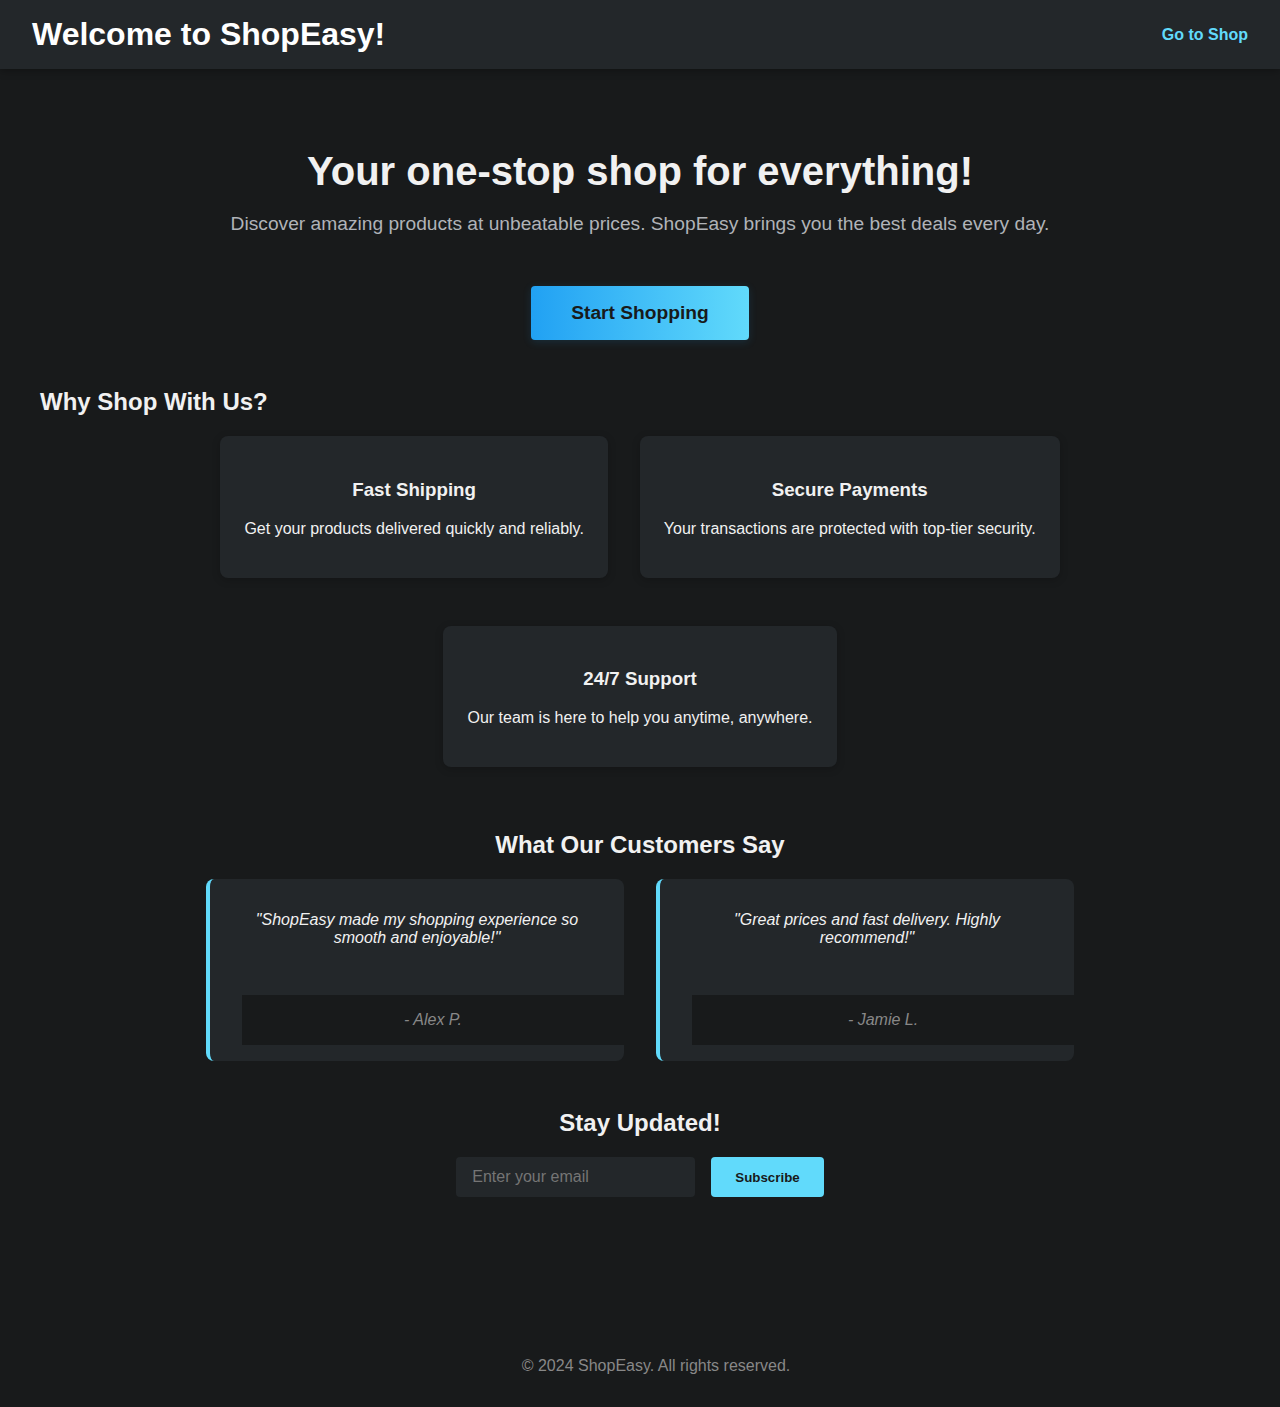
<file: index.html>
<!DOCTYPE html>
<html lang="en">
<head>
    <meta charset="UTF-8">
    <meta name="viewport" content="width=device-width, initial-scale=1.0">
    <title>ShopEasy - Landing</title>
    <!-- Start VWO Async SmartCode -->
    <link rel="preconnect" href="https://dev.visualwebsiteoptimizer.com" />
    <script type='text/javascript' id='vwoCode'>
    window._vwo_code || (function() {
    var account_id=1106213,
    version=2.1,
    settings_tolerance=2000,
    hide_element='body',
    hide_element_style = 'opacity:0 !important;filter:alpha(opacity=0) !important;background:none !important;transition:none !important;',
    /* DO NOT EDIT BELOW THIS LINE */
    f=false,w=window,d=document,v=d.querySelector('#vwoCode'),cK='_vwo_'+account_id+'_settings',cc={};try{var c=JSON.parse(localStorage.getItem('_vwo_'+account_id+'_config'));cc=c&&typeof c==='object'?c:{}}catch(e){}var stT=cc.stT==='session'?w.sessionStorage:w.localStorage;code={nonce:v&&v.nonce,library_tolerance:function(){return typeof library_tolerance!=='undefined'?library_tolerance:undefined},settings_tolerance:function(){return cc.sT||settings_tolerance},hide_element_style:function(){return'{'+(cc.hES||hide_element_style)+'}'},hide_element:function(){if(performance.getEntriesByName('first-contentful-paint')[0]){return''}return typeof cc.hE==='string'?cc.hE:hide_element},getVersion:function(){return version},finish:function(e){if(!f){f=true;var t=d.getElementById('_vis_opt_path_hides');if(t)t.parentNode.removeChild(t);if(e)(new Image).src='https://dev.visualwebsiteoptimizer.com/ee.gif?a='+account_id+e}},finished:function(){return f},addScript:function(e){var t=d.createElement('script');t.type='text/javascript';if(e.src){t.src=e.src}else{t.text=e.text}v&&t.setAttribute('nonce',v.nonce);d.getElementsByTagName('head')[0].appendChild(t)},load:function(e,t){var n=this.getSettings(),i=d.createElement('script'),r=this;t=t||{};if(n){i.textContent=n;d.getElementsByTagName('head')[0].appendChild(i);if(!w.VWO||VWO.caE){stT.removeItem(cK);r.load(e)}}else{var o=new XMLHttpRequest;o.open('GET',e,true);o.withCredentials=!t.dSC;o.responseType=t.responseType||'text';o.onload=function(){if(t.onloadCb){return t.onloadCb(o,e)}if(o.status===200||o.status===304){_vwo_code.addScript({text:o.responseText})}else{_vwo_code.finish('&e=loading_failure:'+e)}};o.onerror=function(){if(t.onerrorCb){return t.onerrorCb(e)}_vwo_code.finish('&e=loading_failure:'+e)};o.send()}},getSettings:function(){try{var e=stT.getItem(cK);if(!e){return}e=JSON.parse(e);if(Date.now()>e.e){stT.removeItem(cK);return}return e.s}catch(e){return}},init:function(){if(d.URL.indexOf('__vwo_disable__')>-1)return;var e=this.settings_tolerance();w._vwo_settings_timer=setTimeout(function(){_vwo_code.finish();stT.removeItem(cK)},e);var t;if(this.hide_element()!=='body'){t=d.createElement('style');var n=this.hide_element(),i=n?n+this.hide_element_style():'',r=d.getElementsByTagName('head')[0];t.setAttribute('id','_vis_opt_path_hides');v&&t.setAttribute('nonce',v.nonce);t.setAttribute('type','text/css');if(t.styleSheet)t.styleSheet.cssText=i;else t.appendChild(d.createTextNode(i));r.appendChild(t)}else{t=d.getElementsByTagName('head')[0];var i=d.createElement('div');i.style.cssText='z-index: 2147483647 !important;position: fixed !important;left: 0 !important;top: 0 !important;width: 100% !important;height: 100% !important;background: white !important;display: block !important;';i.setAttribute('id','_vis_opt_path_hides');i.classList.add('_vis_hide_layer');t.parentNode.insertBefore(i,t.nextSibling)}var o=window._vis_opt_url||d.URL,s='https://dev.visualwebsiteoptimizer.com/j.php?a='+account_id+'&u='+encodeURIComponent(o)+'&vn='+version;if(w.location.search.indexOf('_vwo_xhr')!==-1){this.addScript({src:s})}else{this.load(s+'&x=true')}}};w._vwo_code=code;code.init();})();
    </script>
    <!-- End VWO Async SmartCode -->
    <link rel="stylesheet" href="styles.css">
</head>
<body>
    <header>
        <h1>Welcome to ShopEasy!</h1>
        <nav>
            <a href="shop.html">Go to Shop</a>
        </nav>
    </header>
    <main>
        <section class="hero">
            <h2>Your one-stop shop for everything!</h2>
            <p>Discover amazing products at unbeatable prices. ShopEasy brings you the best deals every day.</p>
            <a class="shop-btn" href="shop.html">Start Shopping</a>
        </section>
        <section class="features">
            <h2>Why Shop With Us?</h2>
            <div class="feature-list">
                <div class="feature">
                    <h3>Fast Shipping</h3>
                    <p>Get your products delivered quickly and reliably.</p>
                </div>
                <div class="feature">
                    <h3>Secure Payments</h3>
                    <p>Your transactions are protected with top-tier security.</p>
                </div>
                <div class="feature">
                    <h3>24/7 Support</h3>
                    <p>Our team is here to help you anytime, anywhere.</p>
                </div>
            </div>
        </section>
        <section class="testimonials">
            <h2>What Our Customers Say</h2>
            <div class="testimonial-list">
                <blockquote>
                    <p>"ShopEasy made my shopping experience so smooth and enjoyable!"</p>
                    <footer>- Alex P.</footer>
                </blockquote>
                <blockquote>
                    <p>"Great prices and fast delivery. Highly recommend!"</p>
                    <footer>- Jamie L.</footer>
                </blockquote>
            </div>
        </section>
        <section class="newsletter">
            <h2>Stay Updated!</h2>
            <form class="newsletter-form" onsubmit="event.preventDefault(); alert('Thank you for subscribing!');">
                <input type="email" placeholder="Enter your email" required>
                <button type="submit">Subscribe</button>
            </form>
        </section>
    </main>
    <footer>
        <p>&copy; 2024 ShopEasy. All rights reserved.</p>
    </footer>
</body>
</html>
</file>
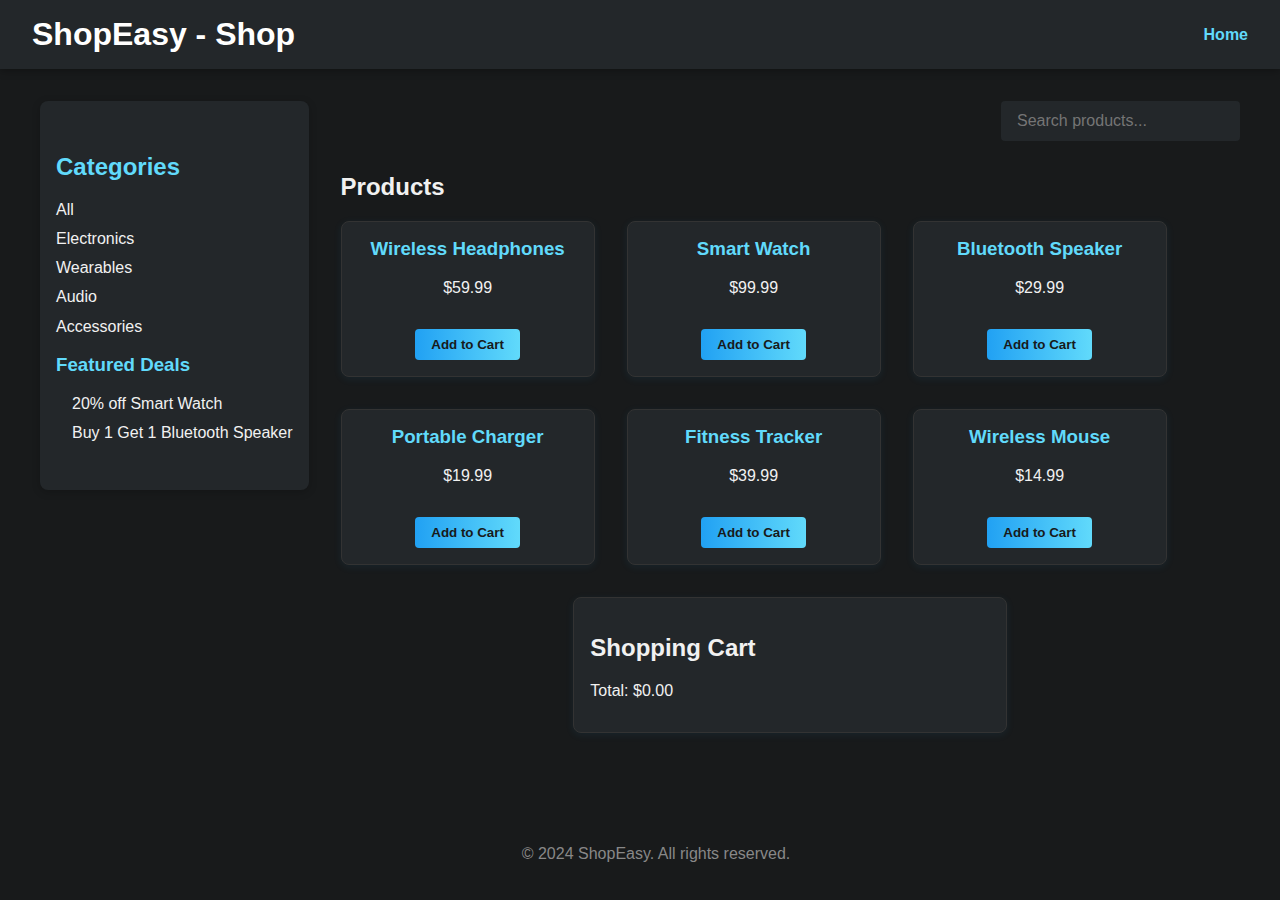
<file: shop.html>
<!DOCTYPE html>
<html lang="en">
<head>
    <meta charset="UTF-8">
    <meta name="viewport" content="width=device-width, initial-scale=1.0">
    <title>ShopEasy - Shop</title>
    <!-- Start VWO Async SmartCode -->
    <link rel="preconnect" href="https://dev.visualwebsiteoptimizer.com" />
    <script type='text/javascript' id='vwoCode'>
    window._vwo_code || (function() {
    var account_id=1106213,
    version=2.1,
    settings_tolerance=2000,
    hide_element='body',
    hide_element_style = 'opacity:0 !important;filter:alpha(opacity=0) !important;background:none !important;transition:none !important;',
    /* DO NOT EDIT BELOW THIS LINE */
    f=false,w=window,d=document,v=d.querySelector('#vwoCode'),cK='_vwo_'+account_id+'_settings',cc={};try{var c=JSON.parse(localStorage.getItem('_vwo_'+account_id+'_config'));cc=c&&typeof c==='object'?c:{}}catch(e){}var stT=cc.stT==='session'?w.sessionStorage:w.localStorage;code={nonce:v&&v.nonce,library_tolerance:function(){return typeof library_tolerance!=='undefined'?library_tolerance:undefined},settings_tolerance:function(){return cc.sT||settings_tolerance},hide_element_style:function(){return'{'+(cc.hES||hide_element_style)+'}'},hide_element:function(){if(performance.getEntriesByName('first-contentful-paint')[0]){return''}return typeof cc.hE==='string'?cc.hE:hide_element},getVersion:function(){return version},finish:function(e){if(!f){f=true;var t=d.getElementById('_vis_opt_path_hides');if(t)t.parentNode.removeChild(t);if(e)(new Image).src='https://dev.visualwebsiteoptimizer.com/ee.gif?a='+account_id+e}},finished:function(){return f},addScript:function(e){var t=d.createElement('script');t.type='text/javascript';if(e.src){t.src=e.src}else{t.text=e.text}v&&t.setAttribute('nonce',v.nonce);d.getElementsByTagName('head')[0].appendChild(t)},load:function(e,t){var n=this.getSettings(),i=d.createElement('script'),r=this;t=t||{};if(n){i.textContent=n;d.getElementsByTagName('head')[0].appendChild(i);if(!w.VWO||VWO.caE){stT.removeItem(cK);r.load(e)}}else{var o=new XMLHttpRequest;o.open('GET',e,true);o.withCredentials=!t.dSC;o.responseType=t.responseType||'text';o.onload=function(){if(t.onloadCb){return t.onloadCb(o,e)}if(o.status===200||o.status===304){_vwo_code.addScript({text:o.responseText})}else{_vwo_code.finish('&e=loading_failure:'+e)}};o.onerror=function(){if(t.onerrorCb){return t.onerrorCb(e)}_vwo_code.finish('&e=loading_failure:'+e)};o.send()}},getSettings:function(){try{var e=stT.getItem(cK);if(!e){return}e=JSON.parse(e);if(Date.now()>e.e){stT.removeItem(cK);return}return e.s}catch(e){return}},init:function(){if(d.URL.indexOf('__vwo_disable__')>-1)return;var e=this.settings_tolerance();w._vwo_settings_timer=setTimeout(function(){_vwo_code.finish();stT.removeItem(cK)},e);var t;if(this.hide_element()!=='body'){t=d.createElement('style');var n=this.hide_element(),i=n?n+this.hide_element_style():'',r=d.getElementsByTagName('head')[0];t.setAttribute('id','_vis_opt_path_hides');v&&t.setAttribute('nonce',v.nonce);t.setAttribute('type','text/css');if(t.styleSheet)t.styleSheet.cssText=i;else t.appendChild(d.createTextNode(i));r.appendChild(t)}else{t=d.getElementsByTagName('head')[0];var i=d.createElement('div');i.style.cssText='z-index: 2147483647 !important;position: fixed !important;left: 0 !important;top: 0 !important;width: 100% !important;height: 100% !important;background: white !important;display: block !important;';i.setAttribute('id','_vis_opt_path_hides');i.classList.add('_vis_hide_layer');t.parentNode.insertBefore(i,t.nextSibling)}var o=window._vis_opt_url||d.URL,s='https://dev.visualwebsiteoptimizer.com/j.php?a='+account_id+'&u='+encodeURIComponent(o)+'&vn='+version;if(w.location.search.indexOf('_vwo_xhr')!==-1){this.addScript({src:s})}else{this.load(s+'&x=true')}}};w._vwo_code=code;code.init();})();
    </script>
    <!-- End VWO Async SmartCode -->
    <link rel="stylesheet" href="styles.css">
</head>
<body>
    <header>
        <h1>ShopEasy - Shop</h1>
        <nav>
            <a href="index.html">Home</a>
        </nav>
    </header>
    <main class="shop-main">
        <aside class="sidebar">
            <h2>Categories</h2>
            <ul>
                <li><a href="#">All</a></li>
                <li><a href="#">Electronics</a></li>
                <li><a href="#">Wearables</a></li>
                <li><a href="#">Audio</a></li>
                <li><a href="#">Accessories</a></li>
            </ul>
            <div class="featured-deals">
                <h3>Featured Deals</h3>
                <ul>
                    <li>20% off Smart Watch</li>
                    <li>Buy 1 Get 1 Bluetooth Speaker</li>
                </ul>
            </div>
        </aside>
        <section class="shop-content">
            <div class="search-bar">
                <input type="text" id="search" placeholder="Search products...">
            </div>
            <section class="products">
                <h2>Products</h2>
                <div class="product-list">
                    <div class="product" data-id="1">
                        <h3>Wireless Headphones</h3>
                        <p>$59.99</p>
                        <button class="add-to-cart">Add to Cart</button>
                    </div>
                    <div class="product" data-id="2">
                        <h3>Smart Watch</h3>
                        <p>$99.99</p>
                        <button class="add-to-cart">Add to Cart</button>
                    </div>
                    <div class="product" data-id="3">
                        <h3>Bluetooth Speaker</h3>
                        <p>$29.99</p>
                        <button class="add-to-cart">Add to Cart</button>
                    </div>
                    <div class="product" data-id="4">
                        <h3>Portable Charger</h3>
                        <p>$19.99</p>
                        <button class="add-to-cart">Add to Cart</button>
                    </div>
                    <div class="product" data-id="5">
                        <h3>Fitness Tracker</h3>
                        <p>$39.99</p>
                        <button class="add-to-cart">Add to Cart</button>
                    </div>
                    <div class="product" data-id="6">
                        <h3>Wireless Mouse</h3>
                        <p>$14.99</p>
                        <button class="add-to-cart">Add to Cart</button>
                    </div>
                </div>
            </section>
            <section class="cart">
                <h2>Shopping Cart</h2>
                <ul id="cart-items"></ul>
                <p id="cart-total">Total: $0.00</p>
            </section>
        </section>
    </main>
    <footer>
        <p>&copy; 2024 ShopEasy. All rights reserved.</p>
    </footer>
    <script src="script.js"></script>
</body>
</html>
</file>
<file: styles.css>
body {
    font-family: Arial, sans-serif;
    margin: 0;
    padding: 0;
    background: #181a1b;
    color: #f1f1f1;
}
header {
    background: #23272a;
    color: #fff;
    padding: 1rem 2rem;
    display: flex;
    justify-content: space-between;
    align-items: center;
    box-shadow: 0 2px 8px rgba(0,0,0,0.3);
}
header h1 {
    margin: 0;
}
nav a {
    color: #61dafb;
    text-decoration: none;
    margin-left: 1rem;
    font-weight: bold;
    transition: color 0.2s;
}
nav a:hover {
    color: #21a1f3;
    text-decoration: underline;
}
main {
    padding: 2rem;
    max-width: 1200px;
    margin: 0 auto;
}
.hero {
    text-align: center;
    margin-top: 3rem;
    margin-bottom: 3rem;
}
.hero h2 {
    font-size: 2.5rem;
    margin-bottom: 1rem;
}
.hero p {
    font-size: 1.2rem;
    color: #b0b3b8;
}
.shop-btn {
    display: inline-block;
    margin-top: 2rem;
    padding: 1rem 2.5rem;
    background: linear-gradient(90deg, #21a1f3, #61dafb);
    color: #181a1b;
    border: none;
    border-radius: 4px;
    font-size: 1.2rem;
    cursor: pointer;
    text-decoration: none;
    font-weight: bold;
    box-shadow: 0 2px 8px rgba(33,161,243,0.15);
    transition: background 0.2s, color 0.2s;
}
.shop-btn:hover {
    background: linear-gradient(90deg, #61dafb, #21a1f3);
    color: #fff;
}
.features {
    margin: 3rem 0;
}
.feature-list {
    display: flex;
    gap: 2rem;
    flex-wrap: wrap;
    justify-content: center;
}
.feature {
    background: #23272a;
    border-radius: 8px;
    padding: 1.5rem;
    min-width: 220px;
    box-shadow: 0 2px 8px rgba(0,0,0,0.2);
    text-align: center;
    margin-bottom: 1rem;
}
.testimonials {
    margin: 3rem 0;
    text-align: center;
}
.testimonial-list {
    display: flex;
    gap: 2rem;
    flex-wrap: wrap;
    justify-content: center;
}
.testimonial-list blockquote {
    background: #23272a;
    border-left: 4px solid #61dafb;
    border-radius: 8px;
    padding: 1rem 2rem;
    color: #f1f1f1;
    font-style: italic;
    margin: 0;
    max-width: 350px;
}
.newsletter {
    margin: 3rem 0;
    text-align: center;
}
.newsletter-form {
    display: flex;
    justify-content: center;
    gap: 1rem;
    margin-top: 1rem;
}
.newsletter-form input[type="email"] {
    padding: 0.7rem 1rem;
    border-radius: 4px;
    border: none;
    font-size: 1rem;
    background: #23272a;
    color: #f1f1f1;
}
.newsletter-form button {
    padding: 0.7rem 1.5rem;
    border-radius: 4px;
    border: none;
    background: #61dafb;
    color: #181a1b;
    font-weight: bold;
    cursor: pointer;
    transition: background 0.2s, color 0.2s;
}
.newsletter-form button:hover {
    background: #21a1f3;
    color: #fff;
}
.shop-main {
    display: flex;
    gap: 2rem;
}
.sidebar {
    background: #23272a;
    border-radius: 8px;
    padding: 2rem 1rem;
    min-width: 220px;
    box-shadow: 0 2px 8px rgba(0,0,0,0.2);
    height: fit-content;
}
.sidebar h2, .sidebar h3 {
    color: #61dafb;
}
.sidebar ul {
    list-style: none;
    padding: 0;
    margin: 1rem 0;
}
.sidebar ul li {
    margin-bottom: 0.7rem;
}
.sidebar ul li a {
    color: #f1f1f1;
    text-decoration: none;
    transition: color 0.2s;
}
.sidebar ul li a:hover {
    color: #61dafb;
}
.featured-deals ul {
    padding-left: 1rem;
}
.shop-content {
    flex: 1;
}
.search-bar {
    margin-bottom: 2rem;
    text-align: right;
}
.search-bar input[type="text"] {
    padding: 0.7rem 1rem;
    border-radius: 4px;
    border: none;
    font-size: 1rem;
    background: #23272a;
    color: #f1f1f1;
}
.products {
    margin-bottom: 2rem;
}
.product-list {
    display: flex;
    gap: 2rem;
    flex-wrap: wrap;
}
.product {
    background: #23272a;
    border: 1px solid #333;
    border-radius: 8px;
    padding: 1rem;
    width: 220px;
    box-shadow: 0 2px 8px rgba(33,161,243,0.08);
    text-align: center;
    transition: transform 0.2s, box-shadow 0.2s;
}
.product:hover {
    transform: translateY(-5px) scale(1.03);
    box-shadow: 0 6px 24px rgba(33,161,243,0.15);
}
.product h3 {
    margin-top: 0;
    color: #61dafb;
}
.add-to-cart {
    margin-top: 1rem;
    padding: 0.5rem 1rem;
    background: linear-gradient(90deg, #21a1f3, #61dafb);
    color: #181a1b;
    border: none;
    border-radius: 4px;
    cursor: pointer;
    font-weight: bold;
    transition: background 0.2s, color 0.2s;
}
.add-to-cart:hover {
    background: linear-gradient(90deg, #61dafb, #21a1f3);
    color: #fff;
}
.cart {
    background: #23272a;
    border: 1px solid #333;
    border-radius: 8px;
    padding: 1rem;
    max-width: 400px;
    margin: 0 auto;
    box-shadow: 0 2px 8px rgba(33,161,243,0.08);
}
#cart-items {
    list-style: none;
    padding: 0;
    margin: 0 0 1rem 0;
}
#cart-items li {
    display: flex;
    justify-content: space-between;
    margin-bottom: 0.5rem;
}
footer {
    text-align: center;
    padding: 1rem;
    background: #181a1b;
    color: #888;
    position: static;
    width: 100%;
    bottom: 0;
    margin-top: 3rem;
}
</file>
